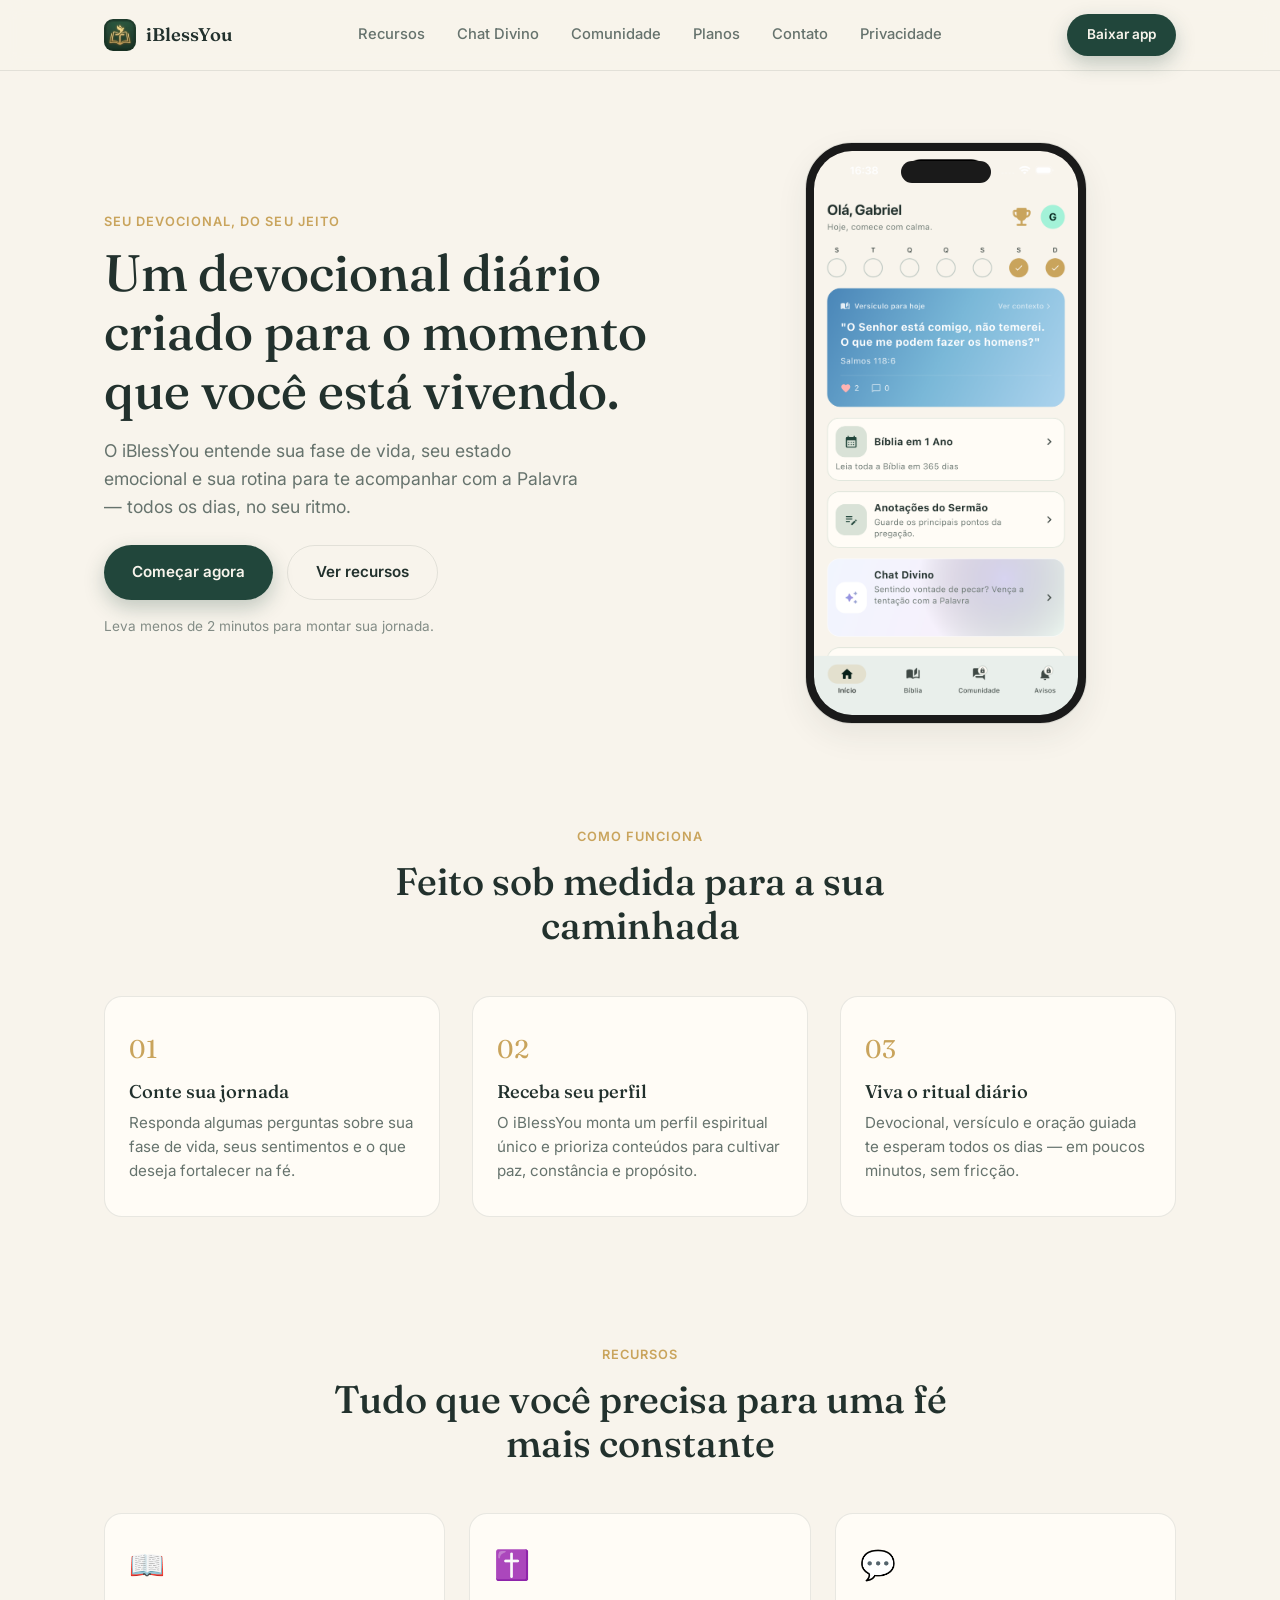
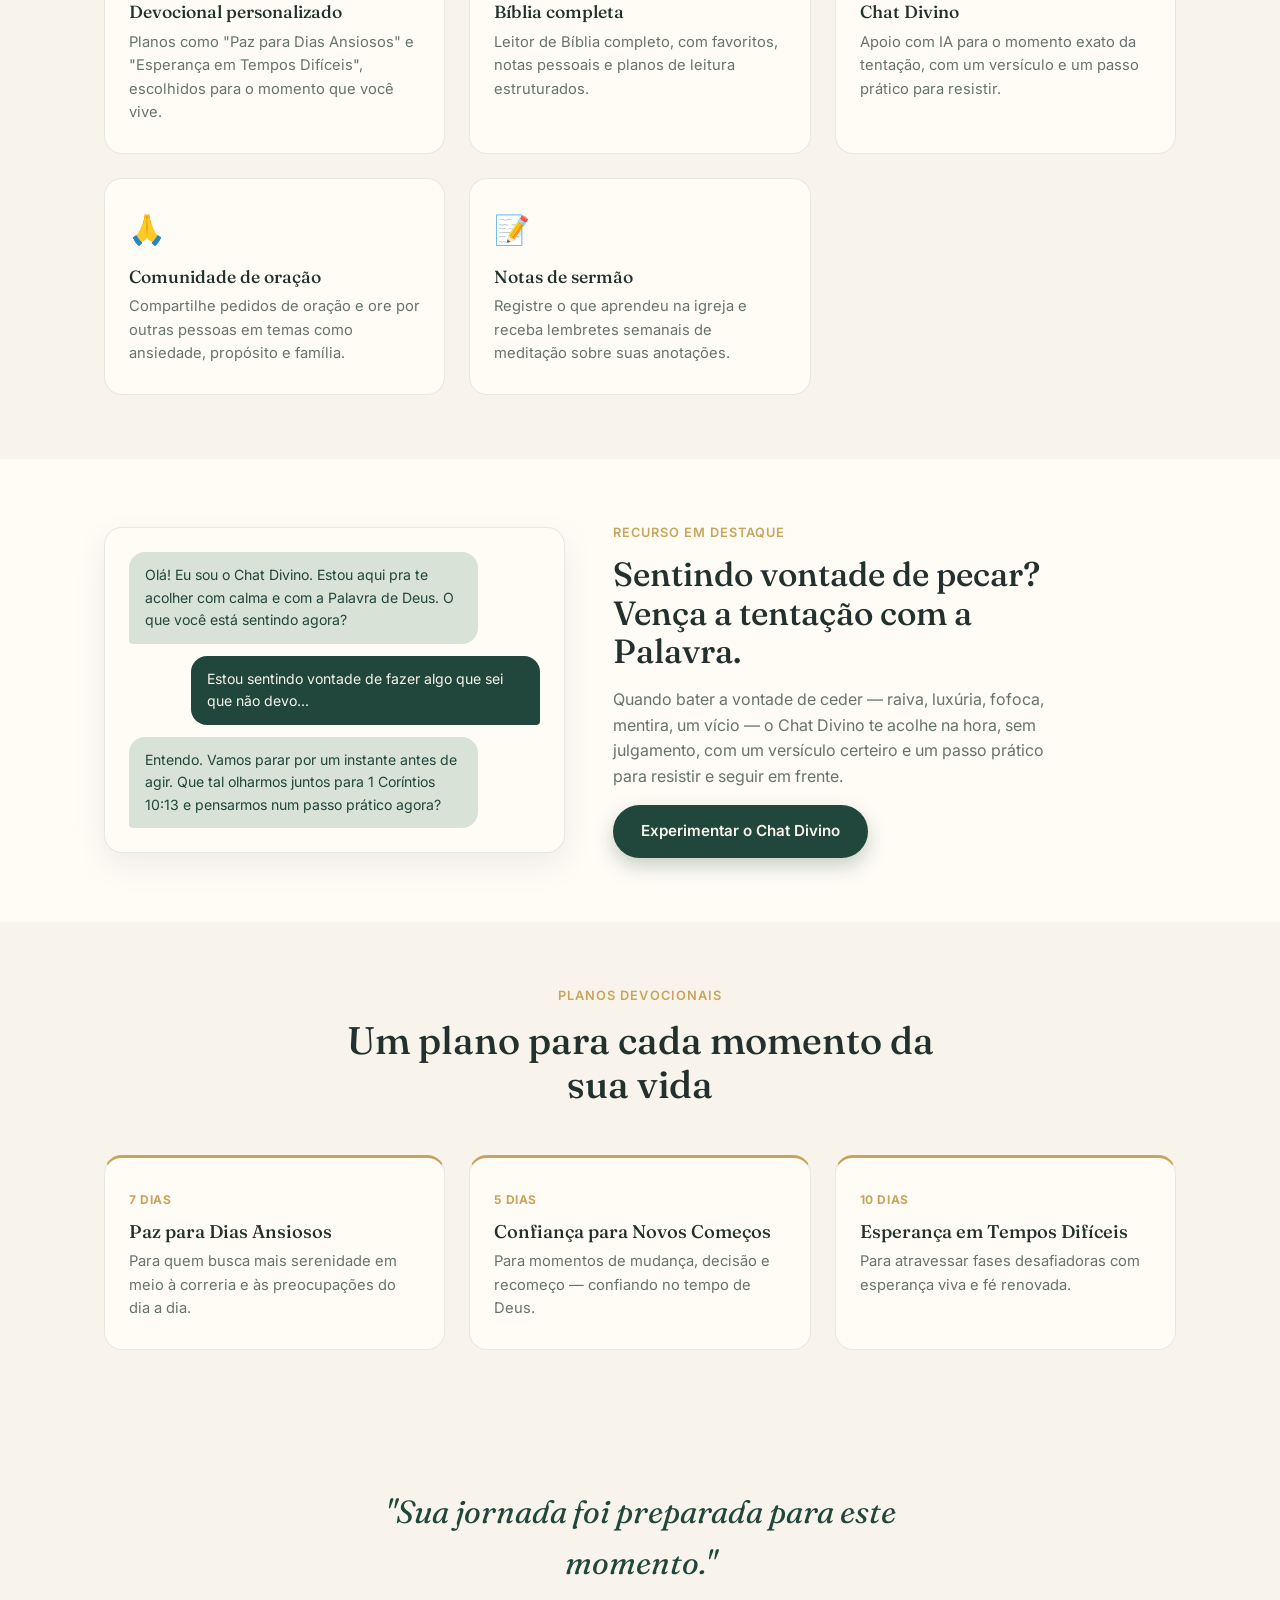
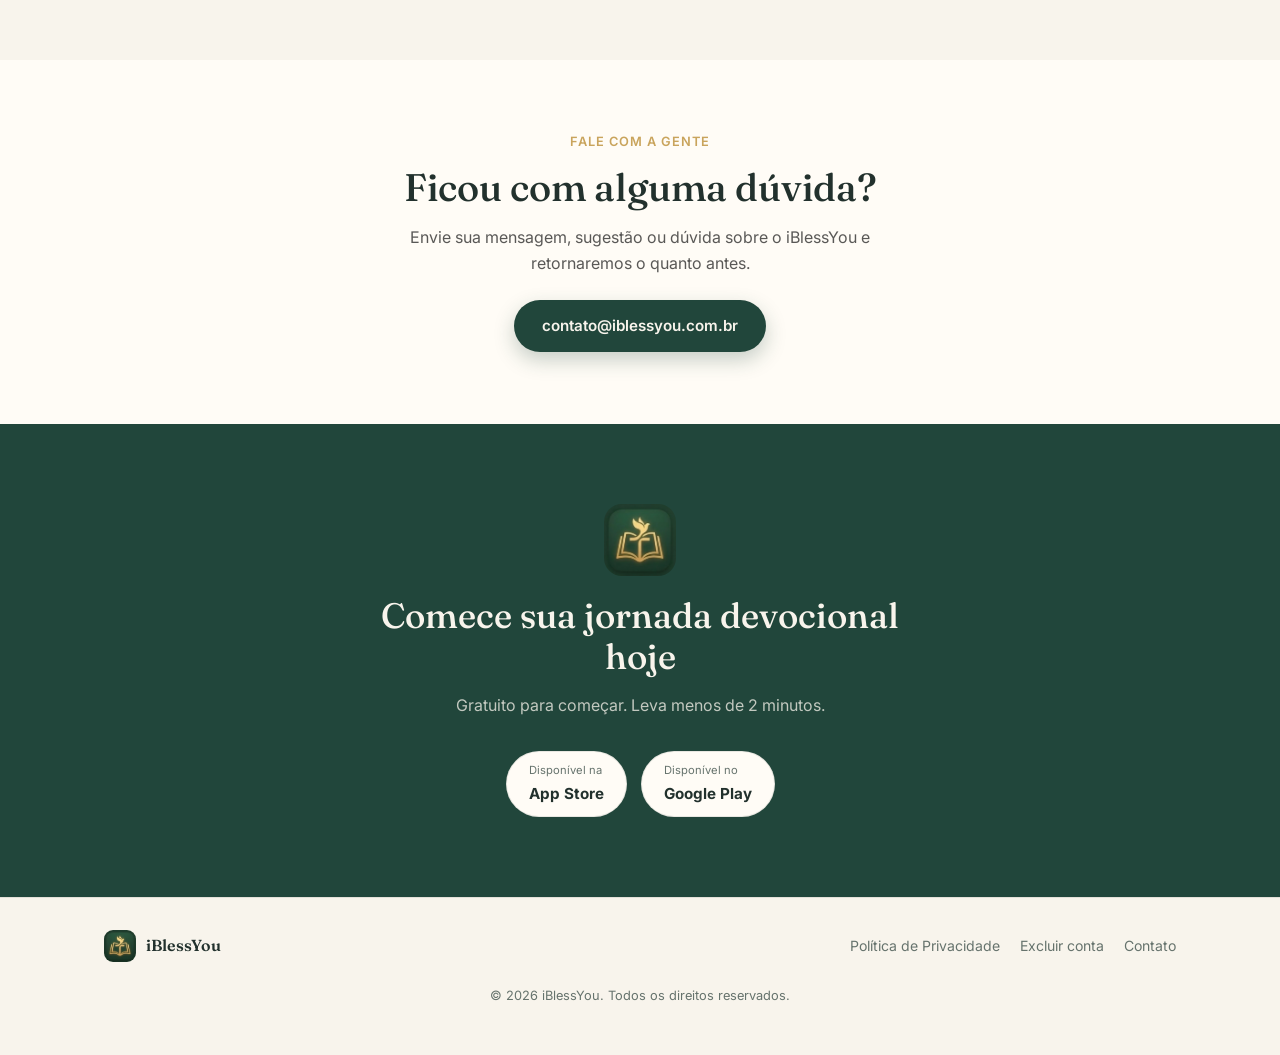
<file: index.html>
<!doctype html>
<html lang="pt-BR">
<head>
<meta charset="UTF-8">
<meta name="viewport" content="width=device-width, initial-scale=1.0">
<title>iBlessYou — Um devocional diário criado para o momento que você está vivendo</title>
<meta name="description" content="iBlessYou é o app de devocional personalizado que se adapta à sua fase de vida, estado emocional e rotina. Bíblia completa, Chat Divino, comunidade de oração e muito mais.">
<link rel="icon" href="assets/icon.png">
<link rel="preconnect" href="https://fonts.googleapis.com">
<link rel="preconnect" href="https://fonts.gstatic.com" crossorigin>
<link href="https://fonts.googleapis.com/css2?family=Fraunces:ital,opsz,wght@0,9..144,400;0,9..144,500;0,9..144,600;1,9..144,500&family=Inter:wght@400;500;600;700&display=swap" rel="stylesheet">
<link rel="stylesheet" href="styles.css?v=2">
</head>
<body>


  

<header class="site-header">
  <div class="container header-inner">
    <a href="#top" class="brand">
      <img src="assets/icon.png" alt="iBlessYou" class="brand-icon">
      <span>iBlessYou</span>
    </a>
    <nav class="main-nav">
      <a href="#recursos">Recursos</a>
      <a href="#chat-divino">Chat Divino</a>
      <a href="#recursos">Comunidade</a>
      <a href="#planos">Planos</a>
      <a href="#contato">Contato</a>
      <a href="privacidade.html">Privacidade</a>
    </nav>
    <a href="#baixar" class="btn btn-primary btn-small">Baixar app</a>
  </div>
</header>

<main id="top">

  <!-- HERO -->
  <section class="hero">
    <div class="container hero-inner">
      <div class="hero-copy">
        <p class="eyebrow">Seu devocional, do seu jeito</p>
        <h1>Um devocional diário criado para o momento que você está vivendo.</h1>
        <p class="hero-sub">O iBlessYou entende sua fase de vida, seu estado emocional e sua rotina para te acompanhar com a Palavra — todos os dias, no seu ritmo.</p>
        <div class="hero-actions">
          <a href="#baixar" class="btn btn-primary">Começar agora</a>
          <a href="#recursos" class="btn btn-ghost">Ver recursos</a>
        </div>
        <p class="hero-note">Leva menos de 2 minutos para montar sua jornada.</p>
      </div>
      <div class="hero-visual" aria-hidden="true">
        <div class="phone-mock">
          <div class="phone-mock-notch"></div>
          <img src="assets/app-screenshot-home.png" alt="" class="phone-mock-shot">
        </div>
      </div>
    </div>
  </section>

  <!-- COMO FUNCIONA -->
  <section class="how" id="como-funciona">
    <div class="container">
      <p class="eyebrow center">Como funciona</p>
      <h2 class="section-title center">Feito sob medida para a sua caminhada</h2>
      <div class="how-grid">
        <div class="how-step">
          <span class="how-num">01</span>
          <h3>Conte sua jornada</h3>
          <p>Responda algumas perguntas sobre sua fase de vida, seus sentimentos e o que deseja fortalecer na fé.</p>
        </div>
        <div class="how-step">
          <span class="how-num">02</span>
          <h3>Receba seu perfil</h3>
          <p>O iBlessYou monta um perfil espiritual único e prioriza conteúdos para cultivar paz, constância e propósito.</p>
        </div>
        <div class="how-step">
          <span class="how-num">03</span>
          <h3>Viva o ritual diário</h3>
          <p>Devocional, versículo e oração guiada te esperam todos os dias — em poucos minutos, sem fricção.</p>
        </div>
      </div>
    </div>
  </section>

  <!-- RECURSOS -->
  <section class="features" id="recursos">
    <div class="container">
      <p class="eyebrow center">Recursos</p>
      <h2 class="section-title center">Tudo que você precisa para uma fé mais constante</h2>
      <div class="features-grid">
        <div class="feature-card">
          <div class="feature-icon">📖</div>
          <h3>Devocional personalizado</h3>
          <p>Planos como "Paz para Dias Ansiosos" e "Esperança em Tempos Difíceis", escolhidos para o momento que você vive.</p>
        </div>
        <div class="feature-card">
          <div class="feature-icon">✝️</div>
          <h3>Bíblia completa</h3>
          <p>Leitor de Bíblia completo, com favoritos, notas pessoais e planos de leitura estruturados.</p>
        </div>
        <div class="feature-card">
          <div class="feature-icon">💬</div>
          <h3>Chat Divino</h3>
          <p>Apoio com IA para o momento exato da tentação, com um versículo e um passo prático para resistir.</p>
        </div>
        <div class="feature-card">
          <div class="feature-icon">🙏</div>
          <h3>Comunidade de oração</h3>
          <p>Compartilhe pedidos de oração e ore por outras pessoas em temas como ansiedade, propósito e família.</p>
        </div>
        <div class="feature-card">
          <div class="feature-icon">📝</div>
          <h3>Notas de sermão</h3>
          <p>Registre o que aprendeu na igreja e receba lembretes semanais de meditação sobre suas anotações.</p>
        </div>
      </div>
    </div>
  </section>

  <!-- CHAT DIVINO SPOTLIGHT -->
  <section class="spotlight" id="chat-divino">
    <div class="container spotlight-inner">
      <div class="spotlight-visual" aria-hidden="true">
        <div class="chat-mock">
          <div class="chat-bubble chat-bubble-app">Olá! Eu sou o Chat Divino. Estou aqui pra te acolher com calma e com a Palavra de Deus. O que você está sentindo agora?</div>
          <div class="chat-bubble chat-bubble-user">Estou sentindo vontade de fazer algo que sei que não devo...</div>
          <div class="chat-bubble chat-bubble-app">Entendo. Vamos parar por um instante antes de agir. Que tal olharmos juntos para 1 Coríntios 10:13 e pensarmos num passo prático agora?</div>
        </div>
      </div>
      <div class="spotlight-copy">
        <p class="eyebrow">Recurso em destaque</p>
        <h2>Sentindo vontade de pecar? Vença a tentação com a Palavra.</h2>
        <p>Quando bater a vontade de ceder — raiva, luxúria, fofoca, mentira, um vício — o Chat Divino te acolhe na hora, sem julgamento, com um versículo certeiro e um passo prático para resistir e seguir em frente.</p>
        <a href="#baixar" class="btn btn-primary">Experimentar o Chat Divino</a>
      </div>
    </div>
  </section>

  <!-- PLANOS -->
  <section class="plans" id="planos">
    <div class="container">
      <p class="eyebrow center">Planos devocionais</p>
      <h2 class="section-title center">Um plano para cada momento da sua vida</h2>
      <div class="plans-grid">
        <div class="plan-card">
          <span class="plan-days">7 dias</span>
          <h3>Paz para Dias Ansiosos</h3>
          <p>Para quem busca mais serenidade em meio à correria e às preocupações do dia a dia.</p>
        </div>
        <div class="plan-card">
          <span class="plan-days">5 dias</span>
          <h3>Confiança para Novos Começos</h3>
          <p>Para momentos de mudança, decisão e recomeço — confiando no tempo de Deus.</p>
        </div>
        <div class="plan-card">
          <span class="plan-days">10 dias</span>
          <h3>Esperança em Tempos Difíceis</h3>
          <p>Para atravessar fases desafiadoras com esperança viva e fé renovada.</p>
        </div>
      </div>
    </div>
  </section>

  <!-- QUOTE -->
  <section class="quote">
    <div class="container">
      <blockquote>
        "Sua jornada foi preparada para este momento."
      </blockquote>
    </div>
  </section>

  <!-- CONTATO -->
  <section class="contact" id="contato">
    <div class="container">
      <p class="eyebrow center">Fale com a gente</p>
      <h2 class="section-title center">Ficou com alguma dúvida?</h2>
      <p class="contact-sub">Envie sua mensagem, sugestão ou dúvida sobre o iBlessYou e retornaremos o quanto antes.</p>
      <a href="mailto:contato@iblessyou.com.br" class="btn btn-primary">contato@iblessyou.com.br</a>
    </div>
  </section>

  <!-- CTA FINAL -->
  <section class="cta-final" id="baixar">
    <div class="container cta-final-inner">
      <img src="assets/icon.png" alt="iBlessYou" class="cta-icon">
      <h2>Comece sua jornada devocional hoje</h2>
      <p>Gratuito para começar. Leva menos de 2 minutos.</p>
      <div class="hero-actions center">
        <a href="#" class="btn btn-store" aria-label="Baixar na App Store">
          <span>Disponível na</span><strong>App Store</strong>
        </a>
        <a href="#" class="btn btn-store" aria-label="Baixar no Google Play">
          <span>Disponível no</span><strong>Google Play</strong>
        </a>
      </div>
    </div>
  </section>

</main>

<footer class="site-footer">
  <div class="container footer-inner">
    <div class="footer-brand">
      <img src="assets/icon.png" alt="iBlessYou" class="brand-icon">
      <span>iBlessYou</span>
    </div>
    <nav class="footer-links">
      <a href="privacidade.html">Política de Privacidade</a>
      <a href="excluir-conta.html">Excluir conta</a>
      <a href="mailto:contato@iblessyou.com.br">Contato</a>
    </nav>
    <p class="footer-copy">© <span id="year"></span> iBlessYou. Todos os direitos reservados.</p>
  </div>
</footer>

<script src="script.js"></script>
</body>
</html>
</file>
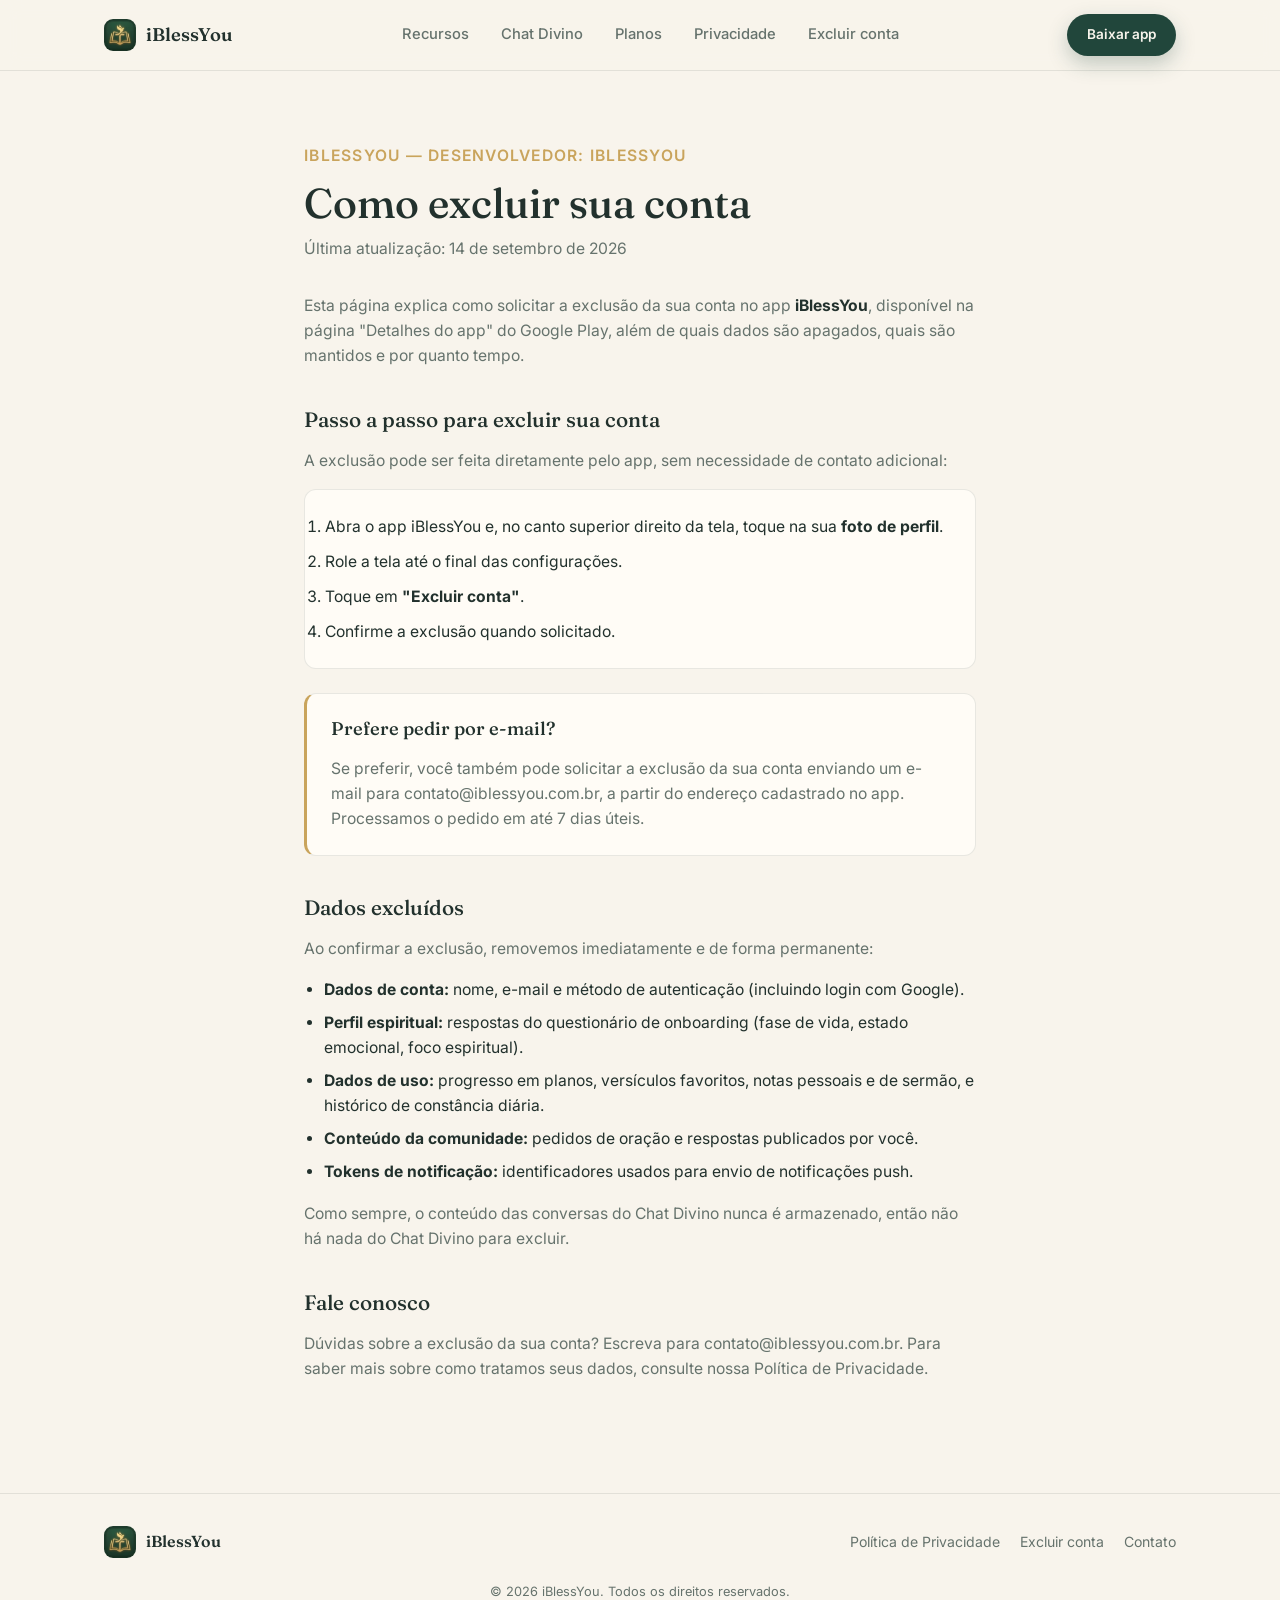
<file: excluir-conta.html>
<!doctype html>
<html lang="pt-BR">
<head>
<meta charset="UTF-8">
<meta name="viewport" content="width=device-width, initial-scale=1.0">
<title>Como excluir sua conta — iBlessYou</title>
<meta name="description" content="Instruções para solicitar a exclusão da sua conta e dos seus dados no app iBlessYou, incluindo quais dados são apagados, quais são mantidos e por quanto tempo.">
<link rel="icon" href="assets/icon.png">
<link rel="preconnect" href="https://fonts.googleapis.com">
<link rel="preconnect" href="https://fonts.gstatic.com" crossorigin>
<link href="https://fonts.googleapis.com/css2?family=Fraunces:ital,opsz,wght@0,9..144,400;0,9..144,500;0,9..144,600;1,9..144,500&family=Inter:wght@400;500;600;700&display=swap" rel="stylesheet">
<link rel="stylesheet" href="styles.css?v=2">
</head>
<body>

<header class="site-header">
  <div class="container header-inner">
    <a href="index.html" class="brand">
      <img src="assets/icon.png" alt="iBlessYou" class="brand-icon">
      <span>iBlessYou</span>
    </a>
    <nav class="main-nav">
      <a href="index.html#recursos">Recursos</a>
      <a href="index.html#chat-divino">Chat Divino</a>
      <a href="index.html#planos">Planos</a>
      <a href="privacidade.html">Privacidade</a>
      <a href="excluir-conta.html">Excluir conta</a>
    </nav>
    <a href="index.html#baixar" class="btn btn-primary btn-small">Baixar app</a>
  </div>
</header>

<main>
  <section class="policy">
    <div class="container policy-container">
      <p class="eyebrow">iBlessYou — Desenvolvedor: iBlessYou</p>
      <h1>Como excluir sua conta</h1>
      <p class="policy-updated">Última atualização: 14 de setembro de 2026</p>

      <p>Esta página explica como solicitar a exclusão da sua conta no app <strong>iBlessYou</strong>, disponível na página "Detalhes do app" do Google Play, além de quais dados são apagados, quais são mantidos e por quanto tempo.</p>

      <h2>Passo a passo para excluir sua conta</h2>
      <p>A exclusão pode ser feita diretamente pelo app, sem necessidade de contato adicional:</p>
      <ol class="policy-steps">
        <li>Abra o app iBlessYou e, no canto superior direito da tela, toque na sua <strong>foto de perfil</strong>.</li>
        <li>Role a tela até o final das configurações.</li>
        <li>Toque em <strong>"Excluir conta"</strong>.</li>
        <li>Confirme a exclusão quando solicitado.</li>
      </ol>

      <div class="policy-highlight">
        <h2>Prefere pedir por e-mail?</h2>
        <p>Se preferir, você também pode solicitar a exclusão da sua conta enviando um e-mail para <a href="mailto:contato@iblessyou.com.br">contato@iblessyou.com.br</a>, a partir do endereço cadastrado no app. Processamos o pedido em até 7 dias úteis.</p>
      </div>

      <h2>Dados excluídos</h2>
      <p>Ao confirmar a exclusão, removemos imediatamente e de forma permanente:</p>
      <ul>
        <li><strong>Dados de conta:</strong> nome, e-mail e método de autenticação (incluindo login com Google).</li>
        <li><strong>Perfil espiritual:</strong> respostas do questionário de onboarding (fase de vida, estado emocional, foco espiritual).</li>
        <li><strong>Dados de uso:</strong> progresso em planos, versículos favoritos, notas pessoais e de sermão, e histórico de constância diária.</li>
        <li><strong>Conteúdo da comunidade:</strong> pedidos de oração e respostas publicados por você.</li>
        <li><strong>Tokens de notificação:</strong> identificadores usados para envio de notificações push.</li>
      </ul>
      <p>Como sempre, o conteúdo das conversas do Chat Divino nunca é armazenado, então não há nada do Chat Divino para excluir.</p>

      <h2>Fale conosco</h2>
      <p>Dúvidas sobre a exclusão da sua conta? Escreva para <a href="mailto:contato@iblessyou.com.br">contato@iblessyou.com.br</a>. Para saber mais sobre como tratamos seus dados, consulte nossa <a href="privacidade.html">Política de Privacidade</a>.</p>
    </div>
  </section>
</main>

<footer class="site-footer">
  <div class="container footer-inner">
    <div class="footer-brand">
      <img src="assets/icon.png" alt="iBlessYou" class="brand-icon">
      <span>iBlessYou</span>
    </div>
    <nav class="footer-links">
      <a href="privacidade.html">Política de Privacidade</a>
      <a href="excluir-conta.html">Excluir conta</a>
      <a href="mailto:contato@iblessyou.com.br">Contato</a>
    </nav>
    <p class="footer-copy">© <span id="year"></span> iBlessYou. Todos os direitos reservados.</p>
  </div>
</footer>

<script src="script.js"></script>
</body>
</html>
</file>
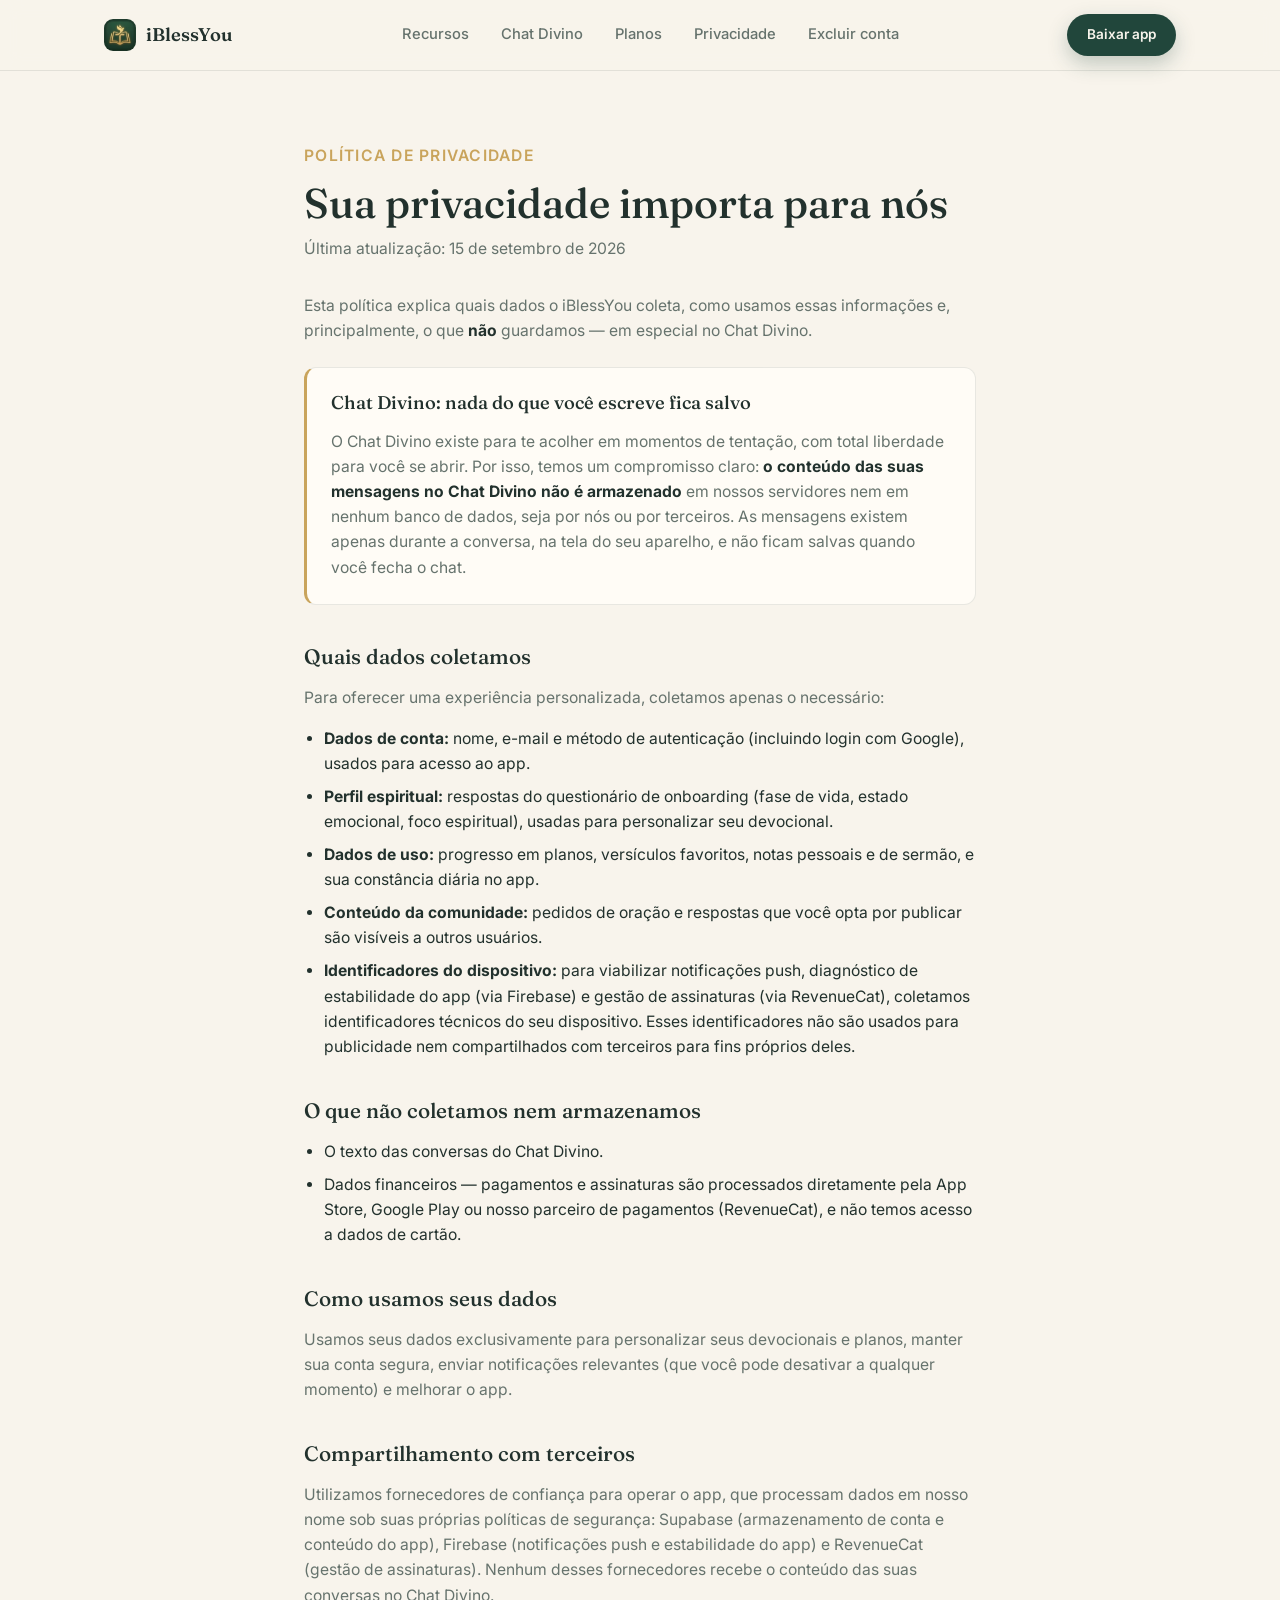
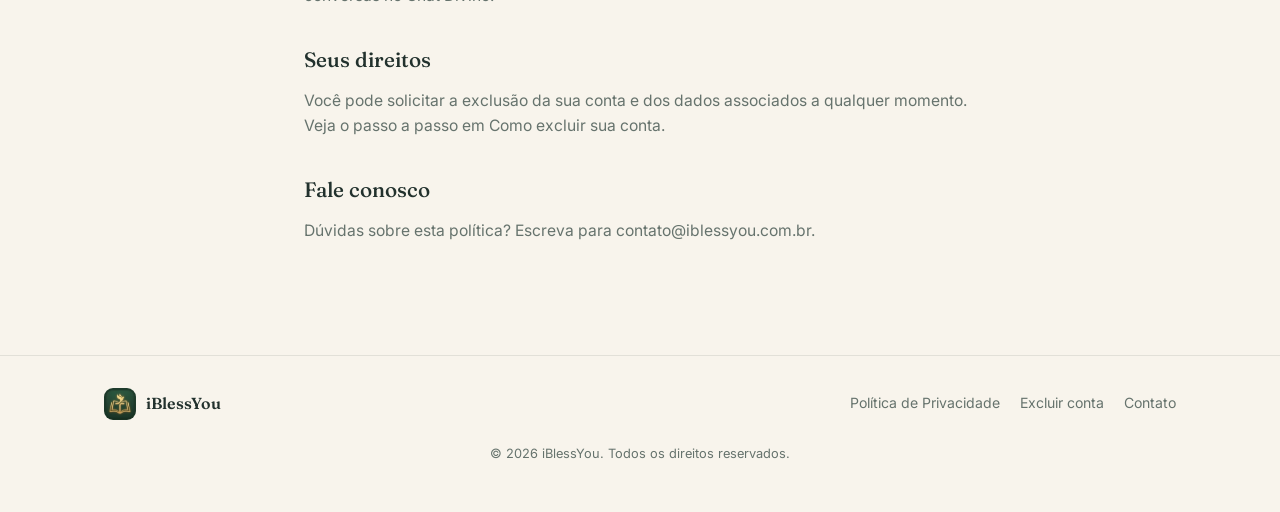
<file: privacidade.html>
<!doctype html>
<html lang="pt-BR">
<head>
<meta charset="UTF-8">
<meta name="viewport" content="width=device-width, initial-scale=1.0">
<title>Política de Privacidade — iBlessYou</title>
<meta name="description" content="Política de Privacidade do iBlessYou: como tratamos seus dados, incluindo o compromisso de não armazenar o conteúdo das conversas do Chat Divino.">
<link rel="icon" href="assets/icon.png">
<link rel="preconnect" href="https://fonts.googleapis.com">
<link rel="preconnect" href="https://fonts.gstatic.com" crossorigin>
<link href="https://fonts.googleapis.com/css2?family=Fraunces:ital,opsz,wght@0,9..144,400;0,9..144,500;0,9..144,600;1,9..144,500&family=Inter:wght@400;500;600;700&display=swap" rel="stylesheet">
<link rel="stylesheet" href="styles.css?v=2">
</head>
<body>

<header class="site-header">
  <div class="container header-inner">
    <a href="index.html" class="brand">
      <img src="assets/icon.png" alt="iBlessYou" class="brand-icon">
      <span>iBlessYou</span>
    </a>
    <nav class="main-nav">
      <a href="index.html#recursos">Recursos</a>
      <a href="index.html#chat-divino">Chat Divino</a>
      <a href="index.html#planos">Planos</a>
      <a href="privacidade.html">Privacidade</a>
      <a href="excluir-conta.html">Excluir conta</a>
    </nav>
    <a href="index.html#baixar" class="btn btn-primary btn-small">Baixar app</a>
  </div>
</header>

<main>
  <section class="policy">
    <div class="container policy-container">
      <p class="eyebrow">Política de Privacidade</p>
      <h1>Sua privacidade importa para nós</h1>
      <p class="policy-updated">Última atualização: 15 de setembro de 2026</p>

      <p>Esta política explica quais dados o iBlessYou coleta, como usamos essas informações e, principalmente, o que <strong>não</strong> guardamos — em especial no Chat Divino.</p>

      <div class="policy-highlight">
        <h2>Chat Divino: nada do que você escreve fica salvo</h2>
        <p>O Chat Divino existe para te acolher em momentos de tentação, com total liberdade para você se abrir. Por isso, temos um compromisso claro: <strong>o conteúdo das suas mensagens no Chat Divino não é armazenado</strong> em nossos servidores nem em nenhum banco de dados, seja por nós ou por terceiros. As mensagens existem apenas durante a conversa, na tela do seu aparelho, e não ficam salvas quando você fecha o chat.</p>
      </div>

      <h2>Quais dados coletamos</h2>
      <p>Para oferecer uma experiência personalizada, coletamos apenas o necessário:</p>
      <ul>
        <li><strong>Dados de conta:</strong> nome, e-mail e método de autenticação (incluindo login com Google), usados para acesso ao app.</li>
        <li><strong>Perfil espiritual:</strong> respostas do questionário de onboarding (fase de vida, estado emocional, foco espiritual), usadas para personalizar seu devocional.</li>
        <li><strong>Dados de uso:</strong> progresso em planos, versículos favoritos, notas pessoais e de sermão, e sua constância diária no app.</li>
        <li><strong>Conteúdo da comunidade:</strong> pedidos de oração e respostas que você opta por publicar são visíveis a outros usuários.</li>
        <li><strong>Identificadores do dispositivo:</strong> para viabilizar notificações push, diagnóstico de estabilidade do app (via Firebase) e gestão de assinaturas (via RevenueCat), coletamos identificadores técnicos do seu dispositivo. Esses identificadores não são usados para publicidade nem compartilhados com terceiros para fins próprios deles.</li>
      </ul>

      <h2>O que não coletamos nem armazenamos</h2>
      <ul>
        <li>O texto das conversas do Chat Divino.</li>
        <li>Dados financeiros — pagamentos e assinaturas são processados diretamente pela App Store, Google Play ou nosso parceiro de pagamentos (RevenueCat), e não temos acesso a dados de cartão.</li>
      </ul>

      <h2>Como usamos seus dados</h2>
      <p>Usamos seus dados exclusivamente para personalizar seus devocionais e planos, manter sua conta segura, enviar notificações relevantes (que você pode desativar a qualquer momento) e melhorar o app.</p>

      <h2>Compartilhamento com terceiros</h2>
      <p>Utilizamos fornecedores de confiança para operar o app, que processam dados em nosso nome sob suas próprias políticas de segurança: Supabase (armazenamento de conta e conteúdo do app), Firebase (notificações push e estabilidade do app) e RevenueCat (gestão de assinaturas). Nenhum desses fornecedores recebe o conteúdo das suas conversas no Chat Divino.</p>

      <h2>Seus direitos</h2>
      <p>Você pode solicitar a exclusão da sua conta e dos dados associados a qualquer momento. Veja o passo a passo em <a href="excluir-conta.html">Como excluir sua conta</a>.</p>

      <h2>Fale conosco</h2>
      <p>Dúvidas sobre esta política? Escreva para <a href="mailto:contato@iblessyou.com.br">contato@iblessyou.com.br</a>.</p>
    </div>
  </section>
</main>

<footer class="site-footer">
  <div class="container footer-inner">
    <div class="footer-brand">
      <img src="assets/icon.png" alt="iBlessYou" class="brand-icon">
      <span>iBlessYou</span>
    </div>
    <nav class="footer-links">
      <a href="privacidade.html">Política de Privacidade</a>
      <a href="excluir-conta.html">Excluir conta</a>
      <a href="mailto:contato@iblessyou.com.br">Contato</a>
    </nav>
    <p class="footer-copy">© <span id="year"></span> iBlessYou. Todos os direitos reservados.</p>
  </div>
</footer>

<script src="script.js"></script>
</body>
</html>
</file>
<file: styles.css>
:root {
  --ivory: #F8F4EC;
  --paper: #FFFCF6;
  --ink: #22312D;
  --muted: #66736D;
  --deep-green: #21463B;
  --sage: #D9E2D7;
  --soft-gold: #C9A45C;
  --blue-mist: #D9E4E8;
  --clay: #E4B9A9;

  --bg: var(--ivory);
  --surface: var(--paper);
  --text: var(--ink);
  --text-muted: var(--muted);
  --accent: var(--deep-green);
  --accent-2: var(--soft-gold);
  --border: rgba(34, 49, 45, 0.1);

  --font-serif: "Fraunces", Georgia, serif;
  --font-sans: "Inter", -apple-system, BlinkMacSystemFont, sans-serif;

  --radius: 18px;
  --radius-sm: 12px;
  --shadow: 0 12px 32px rgba(34, 49, 45, 0.08);
}

@media (prefers-color-scheme: dark) {
  :root {
    --bg: #121916;
    --surface: #18241F;
    --text: #F3F0E9;
    --text-muted: #A9B6AF;
    --accent: var(--sage);
    --accent-2: var(--soft-gold);
    --border: rgba(243, 240, 233, 0.1);
    --shadow: 0 12px 32px rgba(0, 0, 0, 0.35);
  }
}

* { box-sizing: border-box; }

html { scroll-behavior: smooth; }

body {
  margin: 0;
  background: var(--bg);
  color: var(--text);
  font-family: var(--font-sans);
  line-height: 1.6;
  -webkit-font-smoothing: antialiased;
  overflow-x: hidden;
}

img { max-width: 100%; display: block; }

.container {
  max-width: 1120px;
  margin: 0 auto;
  padding: 0 24px;
}

h1, h2, h3 {
  font-family: var(--font-serif);
  font-weight: 500;
  line-height: 1.15;
  margin: 0 0 16px;
  color: var(--text);
}

p { color: var(--text-muted); margin: 0 0 16px; }

a { color: inherit; text-decoration: none; }

.eyebrow {
  font-size: 0.8rem;
  font-weight: 600;
  letter-spacing: 0.08em;
  text-transform: uppercase;
  color: var(--accent-2);
  margin-bottom: 12px;
}
.eyebrow.center { text-align: center; }

.section-title { font-size: clamp(1.8rem, 3vw, 2.4rem); max-width: 640px; }
.section-title.center { margin-left: auto; margin-right: auto; text-align: center; }

/* Buttons */
.btn {
  display: inline-flex;
  align-items: center;
  justify-content: center;
  gap: 8px;
  padding: 14px 28px;
  border-radius: 999px;
  font-weight: 600;
  font-size: 0.95rem;
  cursor: pointer;
  transition: transform 0.15s ease, box-shadow 0.15s ease, opacity 0.15s ease;
  border: none;
}
.btn:hover { transform: translateY(-2px); }

.btn-primary {
  background: var(--accent);
  color: var(--ivory);
  box-shadow: 0 8px 20px rgba(33, 70, 59, 0.25);
}
@media (prefers-color-scheme: dark) {
  .btn-primary { color: #121916; }
}

.btn-ghost {
  background: transparent;
  color: var(--text);
  border: 1px solid var(--border);
}

.btn-small { padding: 10px 20px; font-size: 0.85rem; }

.btn-store {
  background: var(--surface);
  border: 1px solid var(--border);
  color: var(--text);
  flex-direction: column;
  align-items: flex-start;
  gap: 2px;
  padding: 10px 22px;
}
.btn-store span { font-size: 0.7rem; color: var(--text-muted); font-weight: 400; }
.btn-store strong { font-size: 0.95rem; }

/* Header */
.site-header {
  position: sticky;
  top: 0;
  z-index: 50;
  background: color-mix(in srgb, var(--bg) 85%, transparent);
  backdrop-filter: blur(10px);
  border-bottom: 1px solid var(--border);
}
.header-inner {
  display: flex;
  align-items: center;
  justify-content: space-between;
  padding-top: 14px;
  padding-bottom: 14px;
}
.brand {
  display: flex;
  align-items: center;
  gap: 10px;
  font-family: var(--font-serif);
  font-size: 1.15rem;
  font-weight: 600;
}
.brand-icon {
  width: 32px;
  height: 32px;
  border-radius: 9px;
  object-fit: cover;
}
.main-nav { display: flex; gap: 32px; }
.main-nav a { font-size: 0.92rem; font-weight: 500; color: var(--text-muted); }
.main-nav a:hover { color: var(--text); }

@media (max-width: 760px) {
  .main-nav { display: none; }
}

/* Hero */
.hero { padding: 72px 0 40px; }
.hero-inner {
  display: grid;
  grid-template-columns: 1.1fr 0.9fr;
  gap: 48px;
  align-items: center;
}
.hero h1 {
  font-size: clamp(2.1rem, 4vw, 3.2rem);
}
.hero-sub { font-size: 1.1rem; max-width: 480px; }
.hero-actions { display: flex; gap: 14px; flex-wrap: wrap; margin-top: 24px; }
.hero-actions.center { justify-content: center; }
.hero-note { font-size: 0.85rem; margin-top: 16px; opacity: 0.8; }

.hero-visual { display: flex; justify-content: center; }

.phone-mock {
  width: 280px;
  height: 580px;
  background: #000;
  border-radius: 46px;
  border: 8px solid #1a1a1a;
  box-shadow: var(--shadow), 0 0 0 1px var(--border);
  position: relative;
  overflow: hidden;
}
.phone-mock-notch {
  position: absolute;
  top: 10px;
  left: 50%;
  transform: translateX(-50%);
  width: 90px;
  height: 22px;
  border-radius: 14px;
  background: #1a1a1a;
  z-index: 2;
}
.phone-mock-shot {
  width: 100%;
  height: 100%;
  object-fit: cover;
  object-position: top center;
  display: block;
}

/* How it works */
.how { padding: 64px 0; }
.how-grid {
  display: grid;
  grid-template-columns: repeat(3, 1fr);
  gap: 32px;
  margin-top: 48px;
}
.how-step {
  background: var(--surface);
  border: 1px solid var(--border);
  border-radius: var(--radius);
  padding: 32px 24px;
}
.how-num {
  font-family: var(--font-serif);
  font-size: 1.6rem;
  color: var(--accent-2);
  display: block;
  margin-bottom: 12px;
}
.how-step h3 { font-size: 1.15rem; margin-bottom: 8px; }
.how-step p { margin: 0; font-size: 0.95rem; }

/* Features */
.features { padding: 64px 0; }
.features-grid {
  display: grid;
  grid-template-columns: repeat(3, 1fr);
  gap: 24px;
  margin-top: 48px;
}
.feature-card {
  background: var(--surface);
  border: 1px solid var(--border);
  border-radius: var(--radius);
  padding: 28px 24px;
  transition: transform 0.2s ease, box-shadow 0.2s ease;
}
.feature-card:hover { transform: translateY(-4px); box-shadow: var(--shadow); }
.feature-icon { font-size: 1.8rem; margin-bottom: 14px; }
.feature-card h3 { font-size: 1.1rem; margin-bottom: 8px; }
.feature-card p { font-size: 0.92rem; margin: 0; }

/* Spotlight (Chat Divino) */
.spotlight { padding: 64px 0; background: var(--surface); }
.spotlight-inner {
  display: grid;
  grid-template-columns: 0.9fr 1.1fr;
  gap: 48px;
  align-items: center;
}
.chat-mock {
  background: var(--paper);
  border-radius: var(--radius);
  border: 1px solid var(--border);
  padding: 24px;
  box-shadow: var(--shadow);
  display: flex;
  flex-direction: column;
  gap: 12px;
}
.chat-bubble {
  padding: 12px 16px;
  border-radius: 16px;
  font-size: 0.88rem;
  max-width: 85%;
}
.chat-bubble-app {
  background: var(--sage);
  color: var(--deep-green);
  border-bottom-left-radius: 4px;
  align-self: flex-start;
}
.chat-bubble-user {
  background: var(--deep-green);
  color: var(--ivory);
  border-bottom-right-radius: 4px;
  align-self: flex-end;
}
.spotlight-copy h2 { font-size: clamp(1.6rem, 3vw, 2.1rem); max-width: 480px; }
.spotlight-copy p { max-width: 460px; }

/* Plans */
.plans { padding: 64px 0; }
.plans-grid {
  display: grid;
  grid-template-columns: repeat(3, 1fr);
  gap: 24px;
  margin-top: 48px;
}
.plan-card {
  background: var(--surface);
  border: 1px solid var(--border);
  border-radius: var(--radius);
  padding: 28px 24px;
  border-top: 3px solid var(--accent-2);
}
.plan-days {
  font-size: 0.75rem;
  font-weight: 700;
  letter-spacing: 0.05em;
  text-transform: uppercase;
  color: var(--accent-2);
}
.plan-card h3 { font-size: 1.15rem; margin: 10px 0 8px; }
.plan-card p { font-size: 0.92rem; margin: 0; }

/* Quote */
.quote { padding: 72px 0; text-align: center; }
.quote blockquote {
  font-family: var(--font-serif);
  font-style: italic;
  font-size: clamp(1.4rem, 3vw, 2rem);
  color: var(--accent);
  max-width: 640px;
  margin: 0 auto;
}

/* Contato */
.contact { padding: 72px 0; text-align: center; background: var(--surface); }
.contact-sub {
  max-width: 480px;
  margin: 0 auto 24px;
  color: var(--text-soft, rgba(0, 0, 0, 0.65));
}

/* CTA final */
.cta-final { padding: 80px 0; background: var(--accent); text-align: center; }
.cta-final-inner { display: flex; flex-direction: column; align-items: center; }
.cta-icon { width: 72px; height: 72px; border-radius: 18px; margin-bottom: 20px; }
.cta-final h2 { color: var(--ivory); font-size: clamp(1.6rem, 3vw, 2.2rem); max-width: 560px; }
.cta-final p { color: rgba(248, 244, 236, 0.75); margin-bottom: 8px; }
@media (prefers-color-scheme: dark) {
  .cta-final { background: var(--surface); }
  .cta-final h2 { color: var(--text); }
  .cta-final p { color: var(--text-muted); }
}

/* Footer */
.site-footer { padding: 32px 0; border-top: 1px solid var(--border); }
.footer-inner {
  display: flex;
  align-items: center;
  justify-content: space-between;
  flex-wrap: wrap;
  gap: 16px;
}
.footer-brand {
  display: flex;
  align-items: center;
  gap: 10px;
  font-family: var(--font-serif);
  font-weight: 600;
}
.footer-links { display: flex; gap: 20px; font-size: 0.88rem; }
.footer-links a { color: var(--text-muted); }
.footer-links a:hover { color: var(--text); }
.footer-copy { font-size: 0.8rem; color: var(--text-muted); width: 100%; text-align: center; margin-top: 8px; }

/* Responsive */
@media (max-width: 900px) {
  .hero-inner, .spotlight-inner {
    grid-template-columns: 1fr;
  }
  .spotlight-visual { order: -1; }
  .how-grid, .features-grid, .plans-grid {
    grid-template-columns: 1fr;
  }
  .hero { text-align: center; }
  .hero-copy .hero-actions, .hero-copy .hero-sub { margin-left: auto; margin-right: auto; }
  .hero-sub { text-align: center; }
}

@media (max-width: 500px) {
  .phone-mock { width: 230px; height: 476px; }
}

/* Policy page */
.policy { padding: 72px 0 96px; }
.policy-container { max-width: 720px; }
.policy h1 {
  font-size: clamp(1.9rem, 3.5vw, 2.6rem);
  margin-bottom: 8px;
}
.policy-updated {
  font-size: 0.85rem;
  color: var(--text-muted);
  margin-bottom: 32px;
}
.policy h2 {
  font-size: 1.3rem;
  margin-top: 40px;
}
.policy h3 {
  font-size: 1.05rem;
  margin-top: 24px;
}
.policy p, .policy li { font-size: 0.98rem; }
.policy ul, .policy ol { padding-left: 20px; margin: 0 0 16px; }
.policy li { margin-bottom: 8px; }
.policy strong { color: var(--text); }

.policy-steps {
  background: var(--surface);
  border: 1px solid var(--border);
  border-radius: var(--radius-sm);
  padding: 24px 24px 24px 44px;
  margin: 16px 0 24px;
}
.policy-steps li { margin-bottom: 10px; }
.policy-steps li:last-child { margin-bottom: 0; }

.policy-highlight {
  background: var(--surface);
  border: 1px solid var(--border);
  border-left: 3px solid var(--accent-2);
  border-radius: var(--radius-sm);
  padding: 24px;
  margin: 24px 0 8px;
}
.policy-highlight h2 { margin-top: 0; font-size: 1.15rem; }
.policy-highlight p { margin: 0; }
</file>
